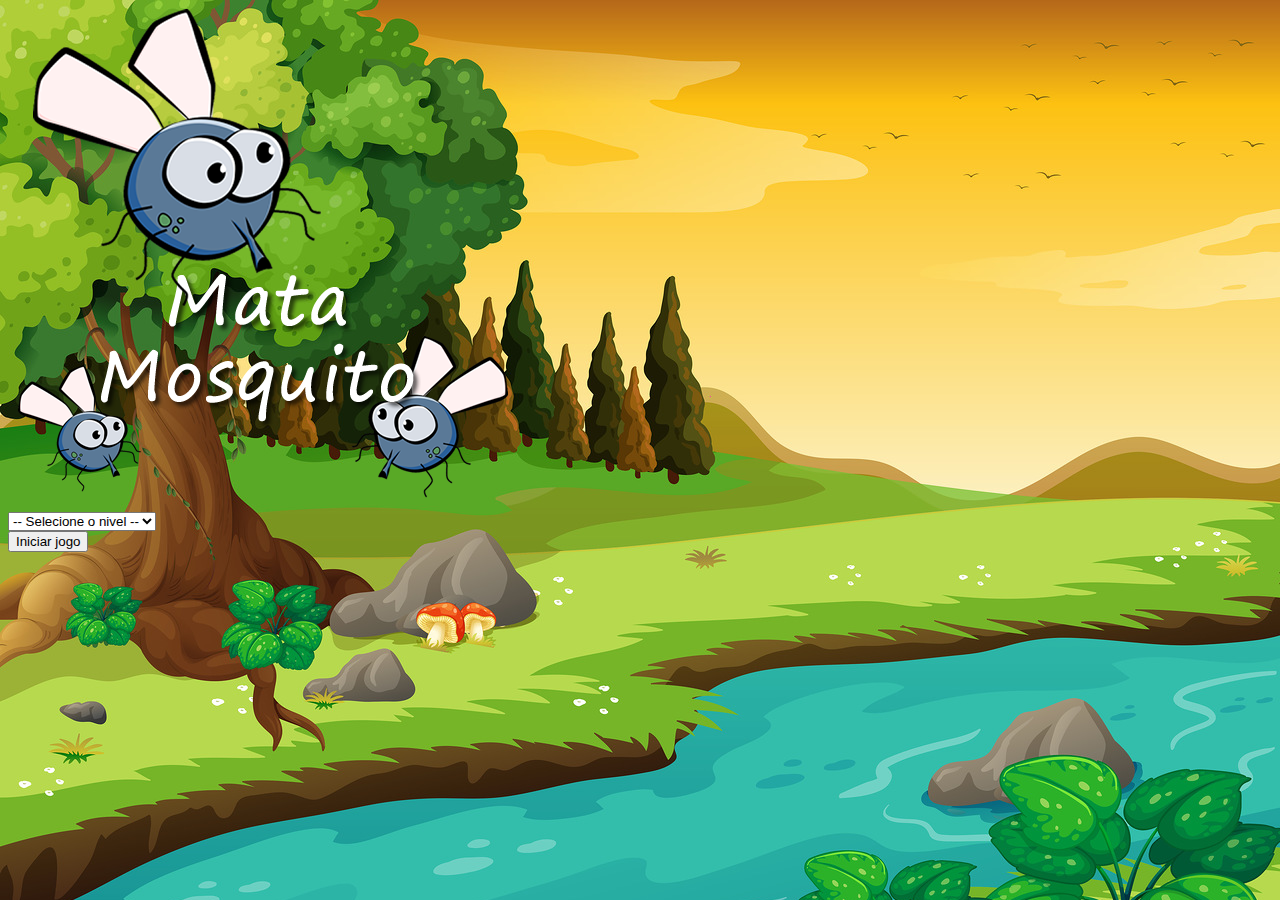
<file: index.html>
<!DOCTYPE html>
<html>
  <head>
    <title>Mata Moscas</title>
    <meta charset="UTF-8" />

    <link
      href="https://cdn.jsdelivr.net/npm/bootstrap@5.1.3/dist/css/bootstrap.min.css"
      rel="stylesheet"
      integrity="sha384-1BmE4kWBq78iYhFldvKuhfTAU6auU8tT94WrHftjDbrCEXSU1oBoqyl2QvZ6jIW3"
      crossorigin="anonymous"
    />

    <link rel="stylesheet" href="style.css" />

    <script>
      function iniciarJogo() {
        var nivel = document.getElementById('nivel').value

        if (nivel === '') {
          alert('Selecione um nivel para iniciar o jogo')
          return false
        }

        window.location.href = 'app.html?' + nivel
      }
    </script>

    <script src="jogo.js"></script>
  </head>
  <body>
    <div class="container">
      <div class="row">
        <div class="col">
          <div class="d-flex justify-content-center">
            <img src="imagens/game.png" />
          </div>
        </div>
      </div>

      <div class="row">
        <div class="col">
          <div class="d-flex justify-content-center">
            <div class="mb-2">
              <select class="form-control" id="nivel">
                <option value="">-- Selecione o nivel --</option>
                <option value="normal">Normal</option>
                <option value="dificil">Dificil</option>
                <option value="hardcore">Hardecore</option>
              </select>
            </div>
          </div>
        </div>
      </div>

      <div class="row">
        <div class="col">
          <div class="d-flex justify-content-center">
            <button
              type="button"
              class="btn btn-danger btn-lg"
              onclick="iniciarJogo()"
            >
              Iniciar jogo
            </button>
          </div>
        </div>
      </div>
    </div>
  </body>
</html>
</file>
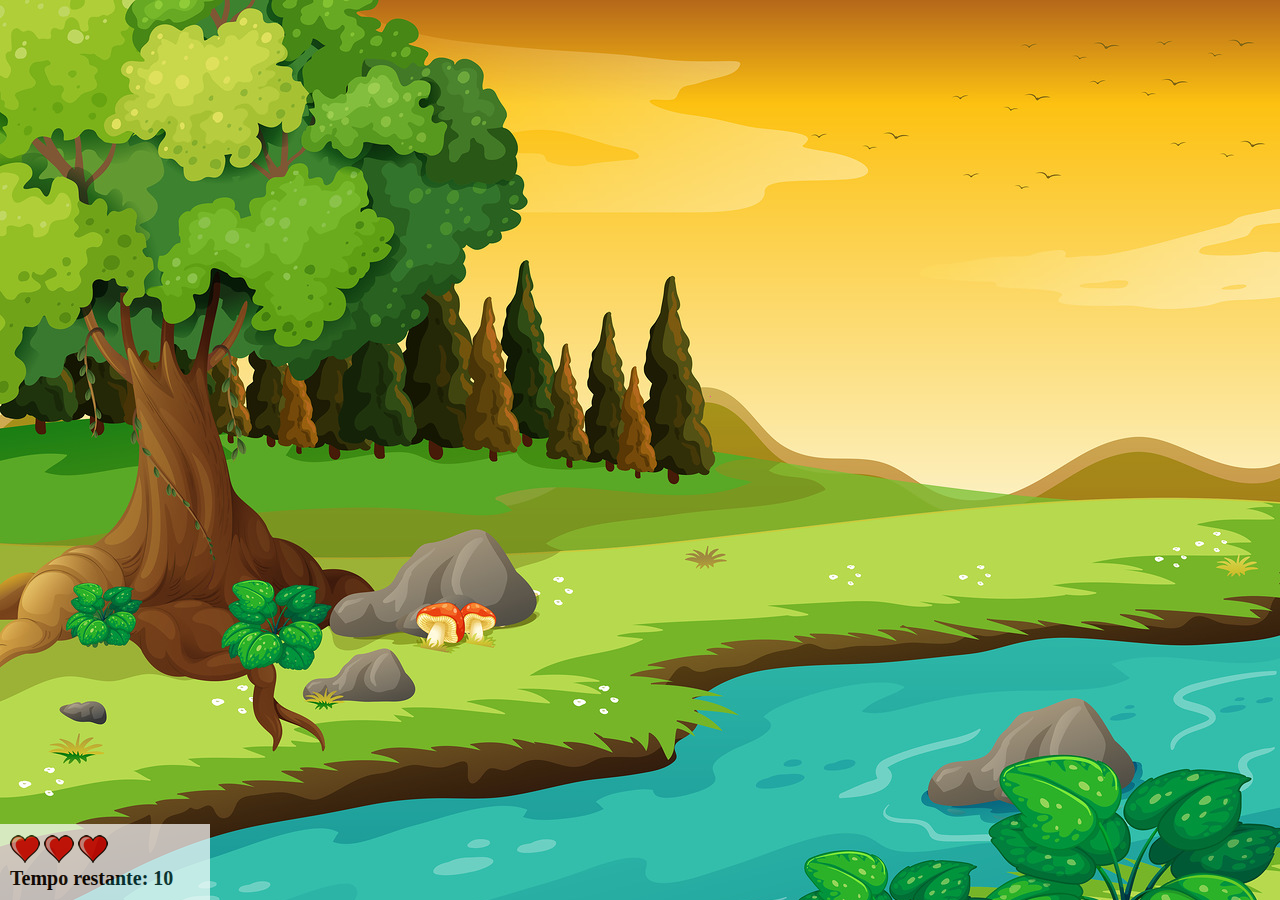
<file: app.html>
<!DOCTYPE html>
<html>
  <head>
    <title>Mata Moscas</title>
    <meta charset="UTF-8" />
    <link rel="stylesheet" href="style.css" />
    <script src="jogo.js"></script>
  </head>
  <body onresize="ajustaTamanhoPalcoJogo()">
    <div class="painel">
      <div class="vidas">
        <img id="v1" src="imagens/coracao_cheio.png" />
        <img id="v2" src="imagens/coracao_cheio.png" />
        <img id="v3" src="imagens/coracao_cheio.png" />
      </div>
      <div class="cronometro">
        Tempo restante: <span id="cronometro"></span>
      </div>
    </div>
    <script>
      document.getElementById('cronometro').innerHTML = tempo

      var criarMosquito = setInterval(function () {
        posicaoRandomica()
      }, criaMosquitoTempo)
    </script>
  </body>
</html>
</file>
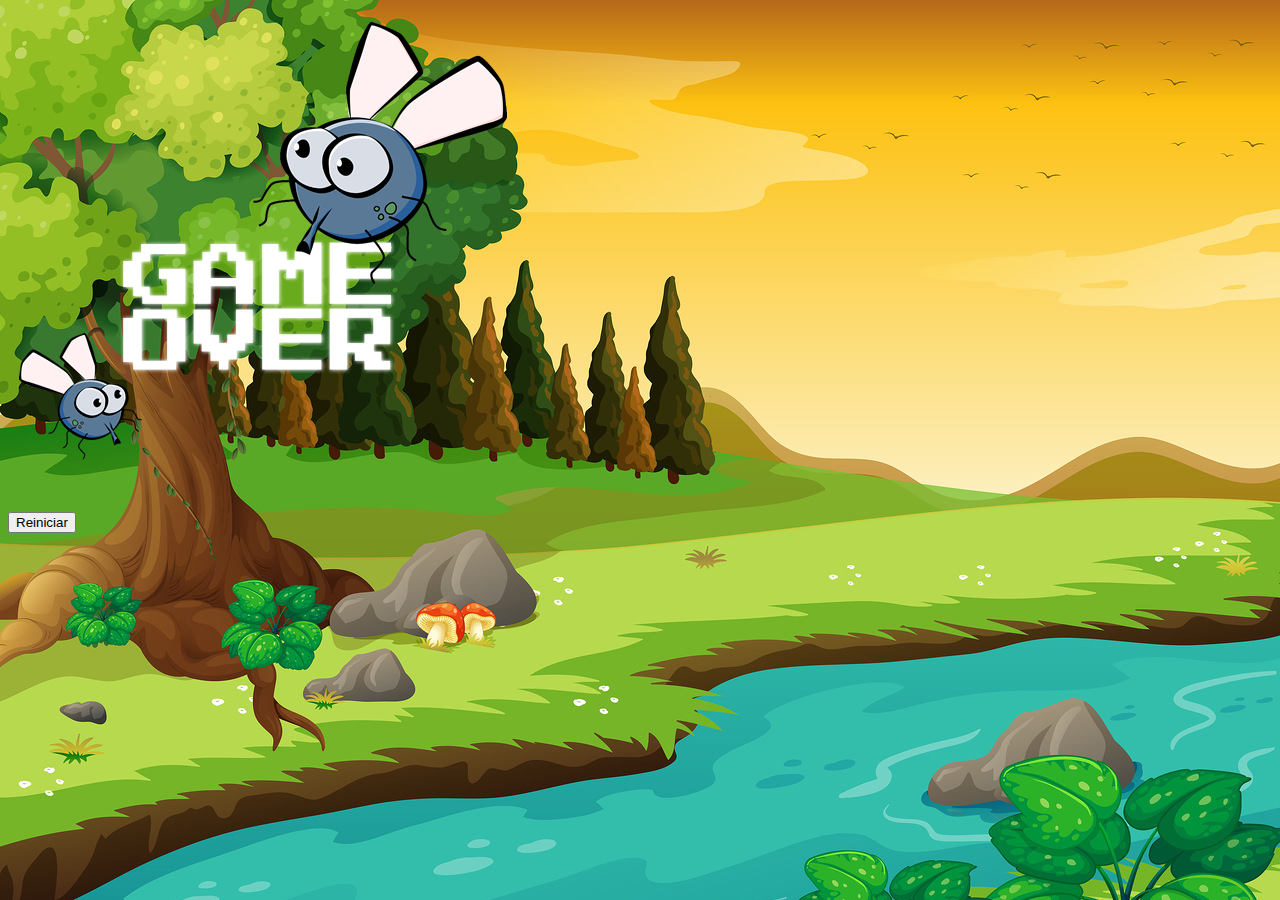
<file: fim_de_jogo.html>
<!DOCTYPE html>
<html>
  <head>
    <title>Mata Moscas</title>
    <meta charset="UTF-8" />

    <link
      href="https://cdn.jsdelivr.net/npm/bootstrap@5.1.3/dist/css/bootstrap.min.css"
      rel="stylesheet"
      integrity="sha384-1BmE4kWBq78iYhFldvKuhfTAU6auU8tT94WrHftjDbrCEXSU1oBoqyl2QvZ6jIW3"
      crossorigin="anonymous"
    />

    <link rel="stylesheet" href="style.css" />

    <script src="jogo.js"></script>
  </head>
  <body>
    <div class="container">
      <div class="row">
        <div class="col">
          <div class="d-flex justify-content-center">
            <img src="imagens/game_over.png" />
          </div>
        </div>
      </div>

      <div class="row">
        <div class="col">
          <div class="d-flex justify-content-center">
            <button
              type="button"
              class="btn btn-dark btn-lg"
              onclick="window.location.href = 'index.html'"
            >
              Reiniciar
            </button>
          </div>
        </div>
      </div>
    </div>
  </body>
</html>
</file>
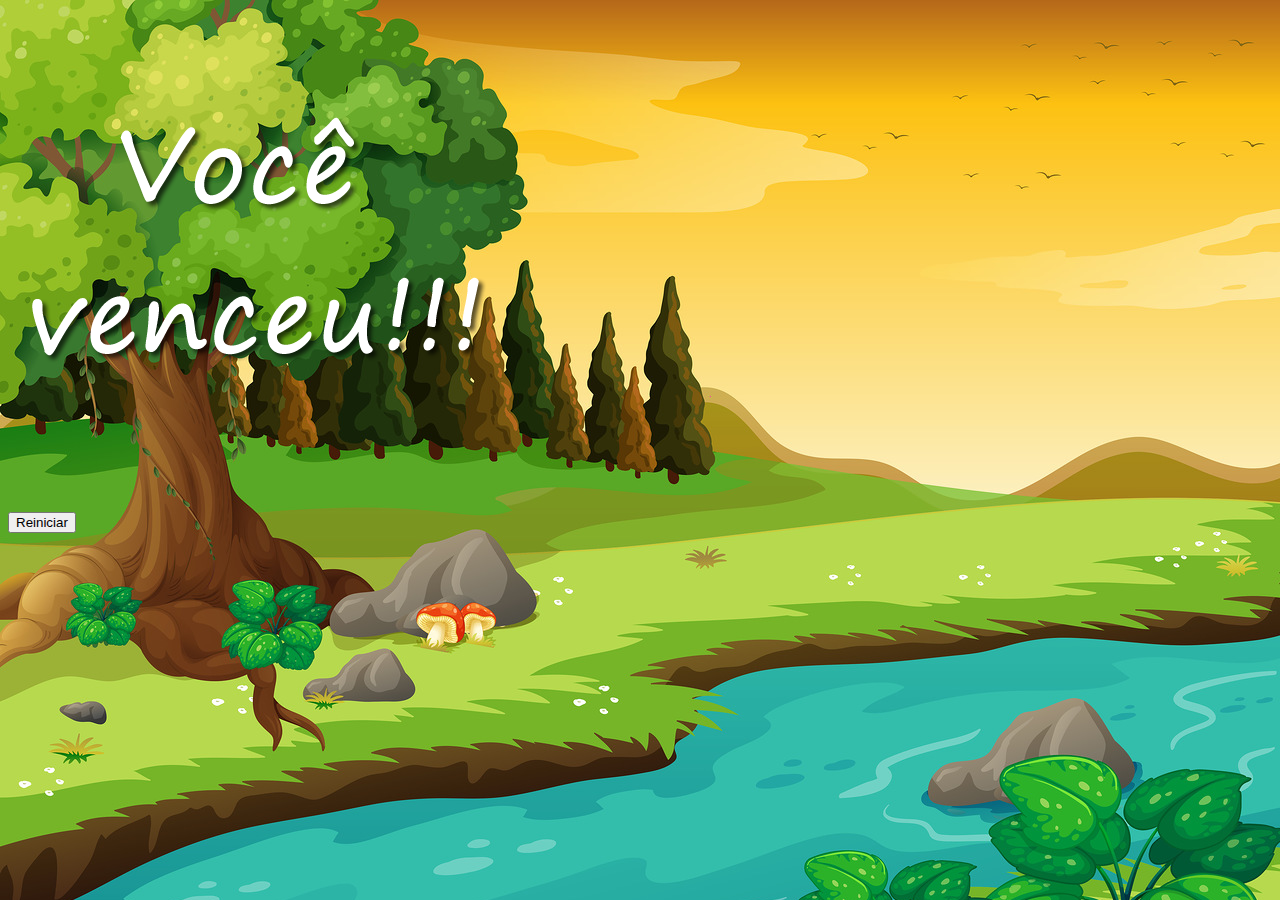
<file: vitoria.html>
<!DOCTYPE html>
<html>
  <head>
    <title>Mata Moscas</title>
    <meta charset="UTF-8" />

    <link
      href="https://cdn.jsdelivr.net/npm/bootstrap@5.1.3/dist/css/bootstrap.min.css"
      rel="stylesheet"
      integrity="sha384-1BmE4kWBq78iYhFldvKuhfTAU6auU8tT94WrHftjDbrCEXSU1oBoqyl2QvZ6jIW3"
      crossorigin="anonymous"
    />

    <link rel="stylesheet" href="style.css" />

    <script src="jogo.js"></script>
  </head>
  <body>
    <div class="container">
      <div class="row">
        <div class="col">
          <div class="d-flex justify-content-center">
            <img src="imagens/vitoria.png" />
          </div>
        </div>
      </div>

      <div class="row">
        <div class="col">
          <div class="d-flex justify-content-center">
            <button
              type="button"
              class="btn btn-dark btn-lg"
              onclick="window.location.href = 'index.html'"
            >
              Reiniciar
            </button>
          </div>
        </div>
      </div>
    </div>
  </body>
</html>
</file>
<file: style.css>
html {
  cursor: url(imagens/mata_mosquito.png) 30 30, auto;
}
body {
  background-image: url(imagens/bg.jpg);
  background-repeat: no-repeat;
  background-size: 100%;
}

.mosquito1 {
  width: 50px;
  height: 50px;
}

.mosquito2 {
  width: 70px;
  height: 70px;
}

.mosquito3 {
  width: 90px;
  height: 90px;
}

.ladoA {
  transform: scaleX(1);
}

.ladoB {
  transform: scaleX(-1);
}

.painel {
  position: absolute;
  width: 190px;
  padding: 10px;
  left: 0px;
  bottom: 0px;
  border-top: solid 1px #fff;
  background-color: #fff;
  opacity: 0.7;
}

.vidas {
  float: left;
}

.cronometro {
  float: left;
  font-size: 20px;
  font-weight: bold;
}
</file>
